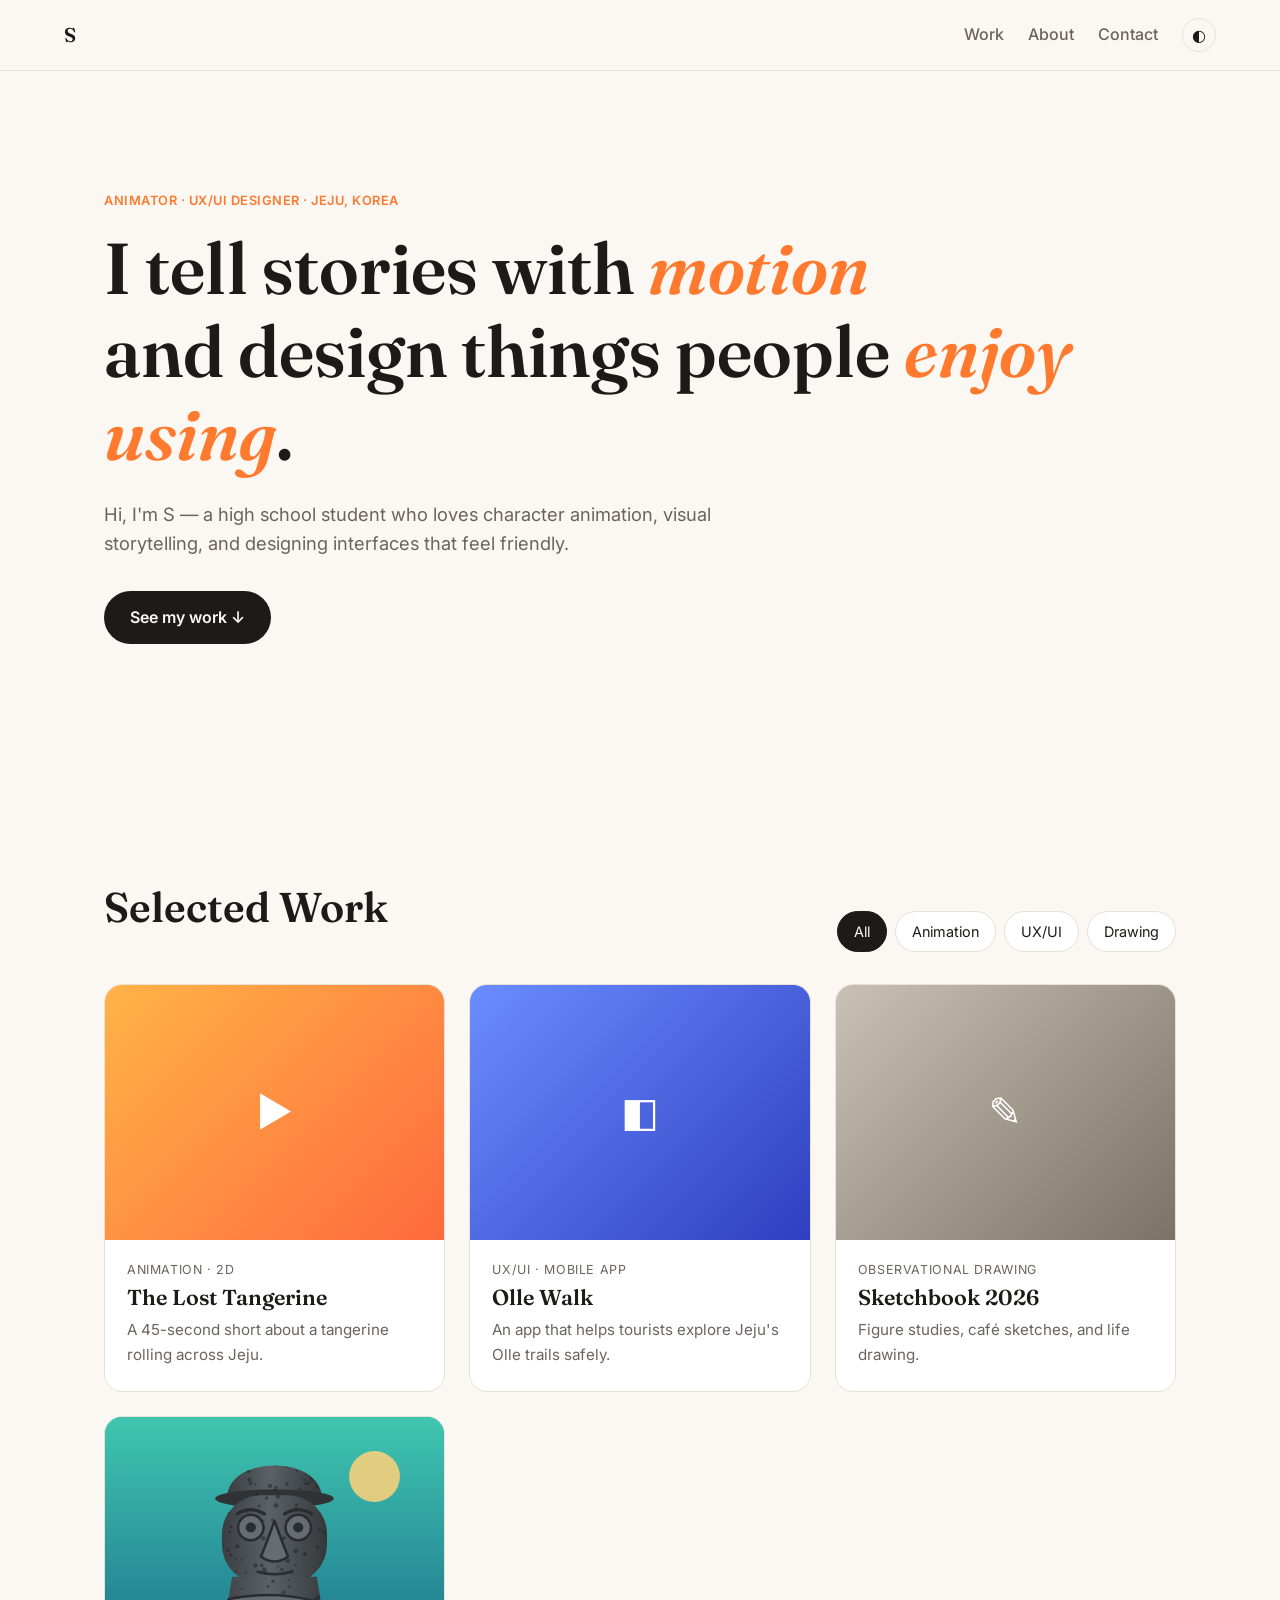
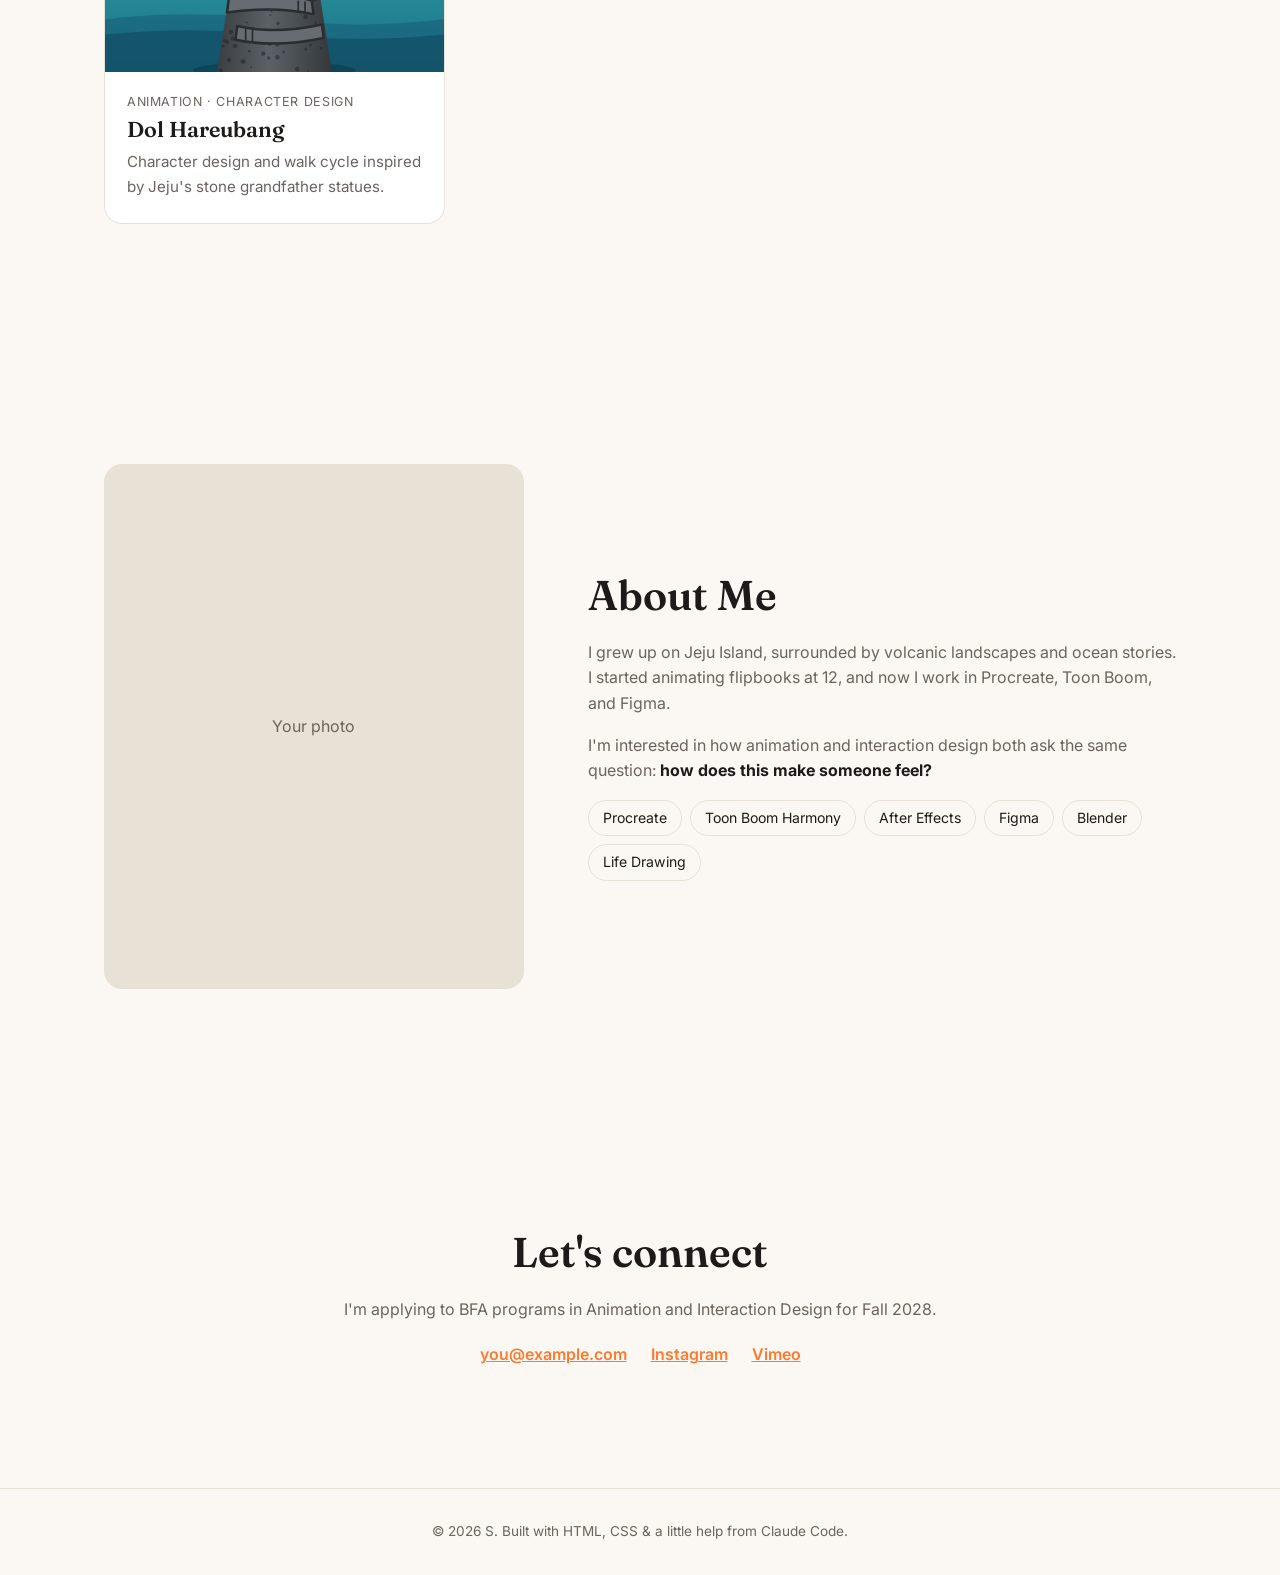
<file: index.html>
<!DOCTYPE html>
<html lang="en">
<head>
  <meta charset="UTF-8">
  <meta name="viewport" content="width=device-width, initial-scale=1.0">
  <title>S — Animation & UX/UI Portfolio</title>
  <meta name="description" content="Portfolio of S, an animator and UX/UI designer.">
  <link rel="preconnect" href="https://fonts.googleapis.com">
  <link rel="preconnect" href="https://fonts.gstatic.com" crossorigin>
  <link href="https://fonts.googleapis.com/css2?family=Fraunces:opsz,wght@9..144,400;9..144,600&family=Inter:wght@400;500;600&display=swap" rel="stylesheet">
  <link rel="stylesheet" href="css/style.css">
</head>
<body>

  <!-- ✏️ 상단 메뉴 -->
  <header class="nav">
    <a href="#top" class="logo">S</a>
    <nav>
      <a href="#work">Work</a>
      <a href="#about">About</a>
      <a href="#contact">Contact</a>
      <button class="theme-toggle" aria-label="Toggle dark mode">◐</button>
    </nav>
  </header>

  <main id="top">

    <!-- ✏️ 첫 화면: 나를 한 문장으로 소개하기 -->
    <section class="hero">
      <p class="eyebrow">Animator · UX/UI Designer · Jeju, Korea</p>
      <h1>I tell stories with <em>motion</em><br>and design things people <em>enjoy using</em>.</h1>
      <p class="lead">
        Hi, I'm S — a high school student who loves character animation,
        visual storytelling, and designing interfaces that feel friendly.
      </p>
      <a href="#work" class="btn">See my work ↓</a>
    </section>

    <!-- ✏️ 작품 목록: 카드를 복사해서 작품을 추가하세요 -->
    <section id="work" class="section">
      <div class="section-head">
        <h2>Selected Work</h2>
        <div class="filters" role="group" aria-label="Filter projects">
          <button class="filter active" data-filter="all">All</button>
          <button class="filter" data-filter="animation">Animation</button>
          <button class="filter" data-filter="uxui">UX/UI</button>
          <button class="filter" data-filter="drawing">Drawing</button>
        </div>
      </div>

      <div class="grid">
        <a class="card" data-category="animation" href="projects/animation-sample.html">
          <div class="thumb thumb-1"><span>▶</span></div>
          <div class="card-body">
            <p class="tag">Animation · 2D</p>
            <h3>The Lost Tangerine</h3>
            <p>A 45-second short about a tangerine rolling across Jeju.</p>
          </div>
        </a>

        <a class="card" data-category="uxui" href="projects/uxui-sample.html">
          <div class="thumb thumb-2"><span>◧</span></div>
          <div class="card-body">
            <p class="tag">UX/UI · Mobile App</p>
            <h3>Olle Walk</h3>
            <p>An app that helps tourists explore Jeju's Olle trails safely.</p>
          </div>
        </a>

        <a class="card" data-category="drawing" href="projects/drawing.html">
          <div class="thumb thumb-3"><span>✎</span></div>
          <div class="card-body">
            <p class="tag">Observational Drawing</p>
            <h3>Sketchbook 2026</h3>
            <p>Figure studies, café sketches, and life drawing.</p>
          </div>
        </a>

        <a class="card" data-category="animation" href="#">
          <div class="thumb thumb-4"><img src="images/dol-hareubang.svg" alt="Illustration of a dol hareubang, the stone grandfather statue of Jeju"></div>
          <div class="card-body">
            <p class="tag">Animation · Character Design</p>
            <h3>Dol Hareubang</h3>
            <p>Character design and walk cycle inspired by Jeju's stone grandfather statues.</p>
          </div>
        </a>
      </div>
    </section>

    <!-- ✏️ 자기소개 -->
    <section id="about" class="section about">
      <div class="about-photo" aria-hidden="true">Your photo</div>
      <div>
        <h2>About Me</h2>
        <p>
          I grew up on Jeju Island, surrounded by volcanic landscapes and ocean stories.
          I started animating flipbooks at 12, and now I work in Procreate, Toon Boom, and Figma.
        </p>
        <p>
          I'm interested in how animation and interaction design both ask the same question:
          <strong>how does this make someone feel?</strong>
        </p>
        <ul class="skills">
          <li>Procreate</li><li>Toon Boom Harmony</li><li>After Effects</li>
          <li>Figma</li><li>Blender</li><li>Life Drawing</li>
        </ul>
      </div>
    </section>

    <!-- ✏️ 연락처 -->
    <section id="contact" class="section contact">
      <h2>Let's connect</h2>
      <p>I'm applying to BFA programs in Animation and Interaction Design for Fall 2028.</p>
      <p class="contact-links">
        <a href="mailto:you@example.com">you@example.com</a>
        <a href="#">Instagram</a>
        <a href="#">Vimeo</a>
      </p>
    </section>
  </main>

  <footer class="footer">© 2026 S. Built with HTML, CSS & a little help from Claude Code.</footer>

  <script src="js/main.js"></script>
</body>
</html>
</file>
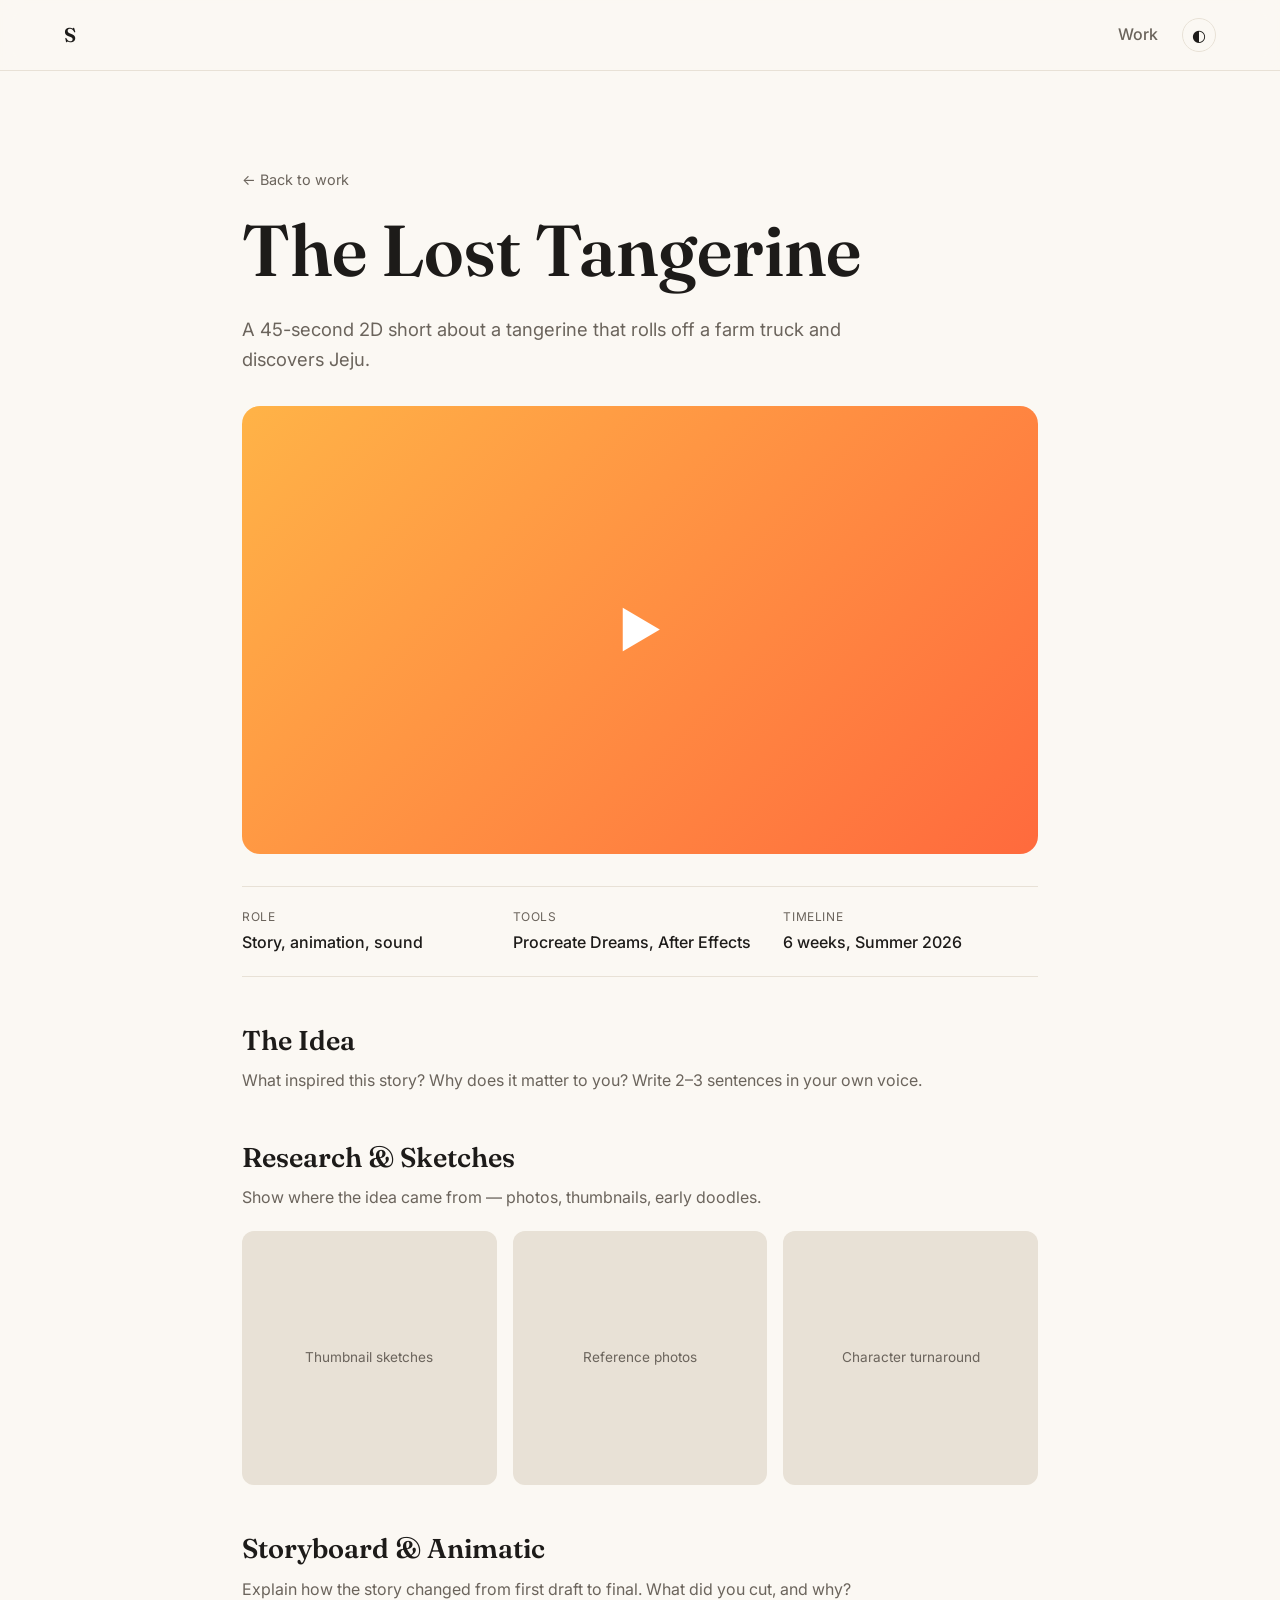
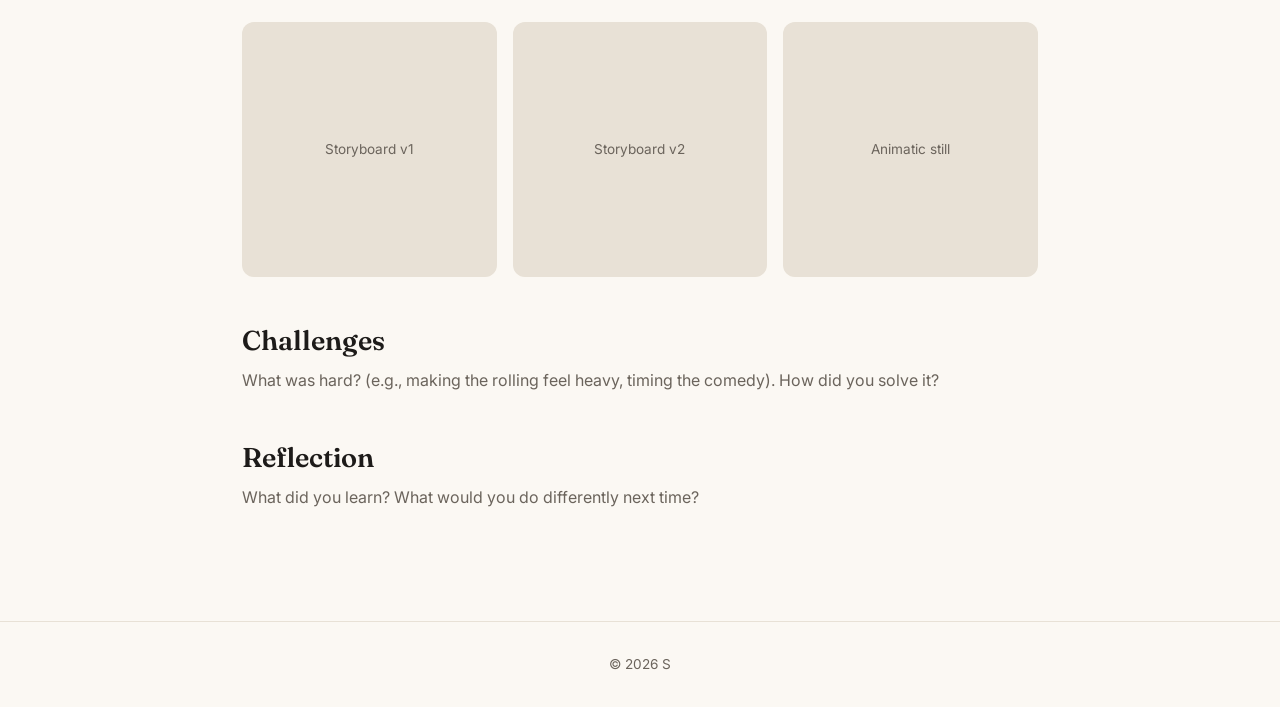
<file: projects/animation-sample.html>
<!DOCTYPE html>
<html lang="en">
<head>
  <meta charset="UTF-8">
  <meta name="viewport" content="width=device-width, initial-scale=1.0">
  <title>The Lost Tangerine — S</title>
  <link rel="preconnect" href="https://fonts.googleapis.com">
  <link rel="preconnect" href="https://fonts.gstatic.com" crossorigin>
  <link href="https://fonts.googleapis.com/css2?family=Fraunces:opsz,wght@9..144,400;9..144,600&family=Inter:wght@400;500;600&display=swap" rel="stylesheet">
  <link rel="stylesheet" href="../css/style.css">
</head>
<body>
  <header class="nav">
    <a href="../index.html" class="logo">S</a>
    <nav>
      <a href="../index.html#work">Work</a>
      <button class="theme-toggle" aria-label="Toggle dark mode">◐</button>
    </nav>
  </header>

  <!-- ✏️ 애니메이션 작품 설명 템플릿: 미대는 "결과물"만큼 "과정"을 중요하게 봐요 -->
  <article class="case">
    <a href="../index.html#work" class="back">← Back to work</a>
    <h1>The Lost Tangerine</h1>
    <p class="lead">A 45-second 2D short about a tangerine that rolls off a farm truck and discovers Jeju.</p>

    <!-- 영상은 Vimeo/YouTube 임베드 코드로 교체하세요 -->
    <div class="case-hero thumb-1">▶</div>

    <dl class="meta">
      <div><dt>Role</dt><dd>Story, animation, sound</dd></div>
      <div><dt>Tools</dt><dd>Procreate Dreams, After Effects</dd></div>
      <div><dt>Timeline</dt><dd>6 weeks, Summer 2026</dd></div>
    </dl>

    <h2>The Idea</h2>
    <p>What inspired this story? Why does it matter to you? Write 2–3 sentences in your own voice.</p>

    <h2>Research & Sketches</h2>
    <p>Show where the idea came from — photos, thumbnails, early doodles.</p>
    <div class="process">
      <div>Thumbnail sketches</div>
      <div>Reference photos</div>
      <div>Character turnaround</div>
    </div>

    <h2>Storyboard & Animatic</h2>
    <p>Explain how the story changed from first draft to final. What did you cut, and why?</p>
    <div class="process">
      <div>Storyboard v1</div>
      <div>Storyboard v2</div>
      <div>Animatic still</div>
    </div>

    <h2>Challenges</h2>
    <p>What was hard? (e.g., making the rolling feel heavy, timing the comedy). How did you solve it?</p>

    <h2>Reflection</h2>
    <p>What did you learn? What would you do differently next time?</p>
  </article>

  <footer class="footer">© 2026 S</footer>
  <script src="../js/main.js"></script>
</body>
</html>
</file>
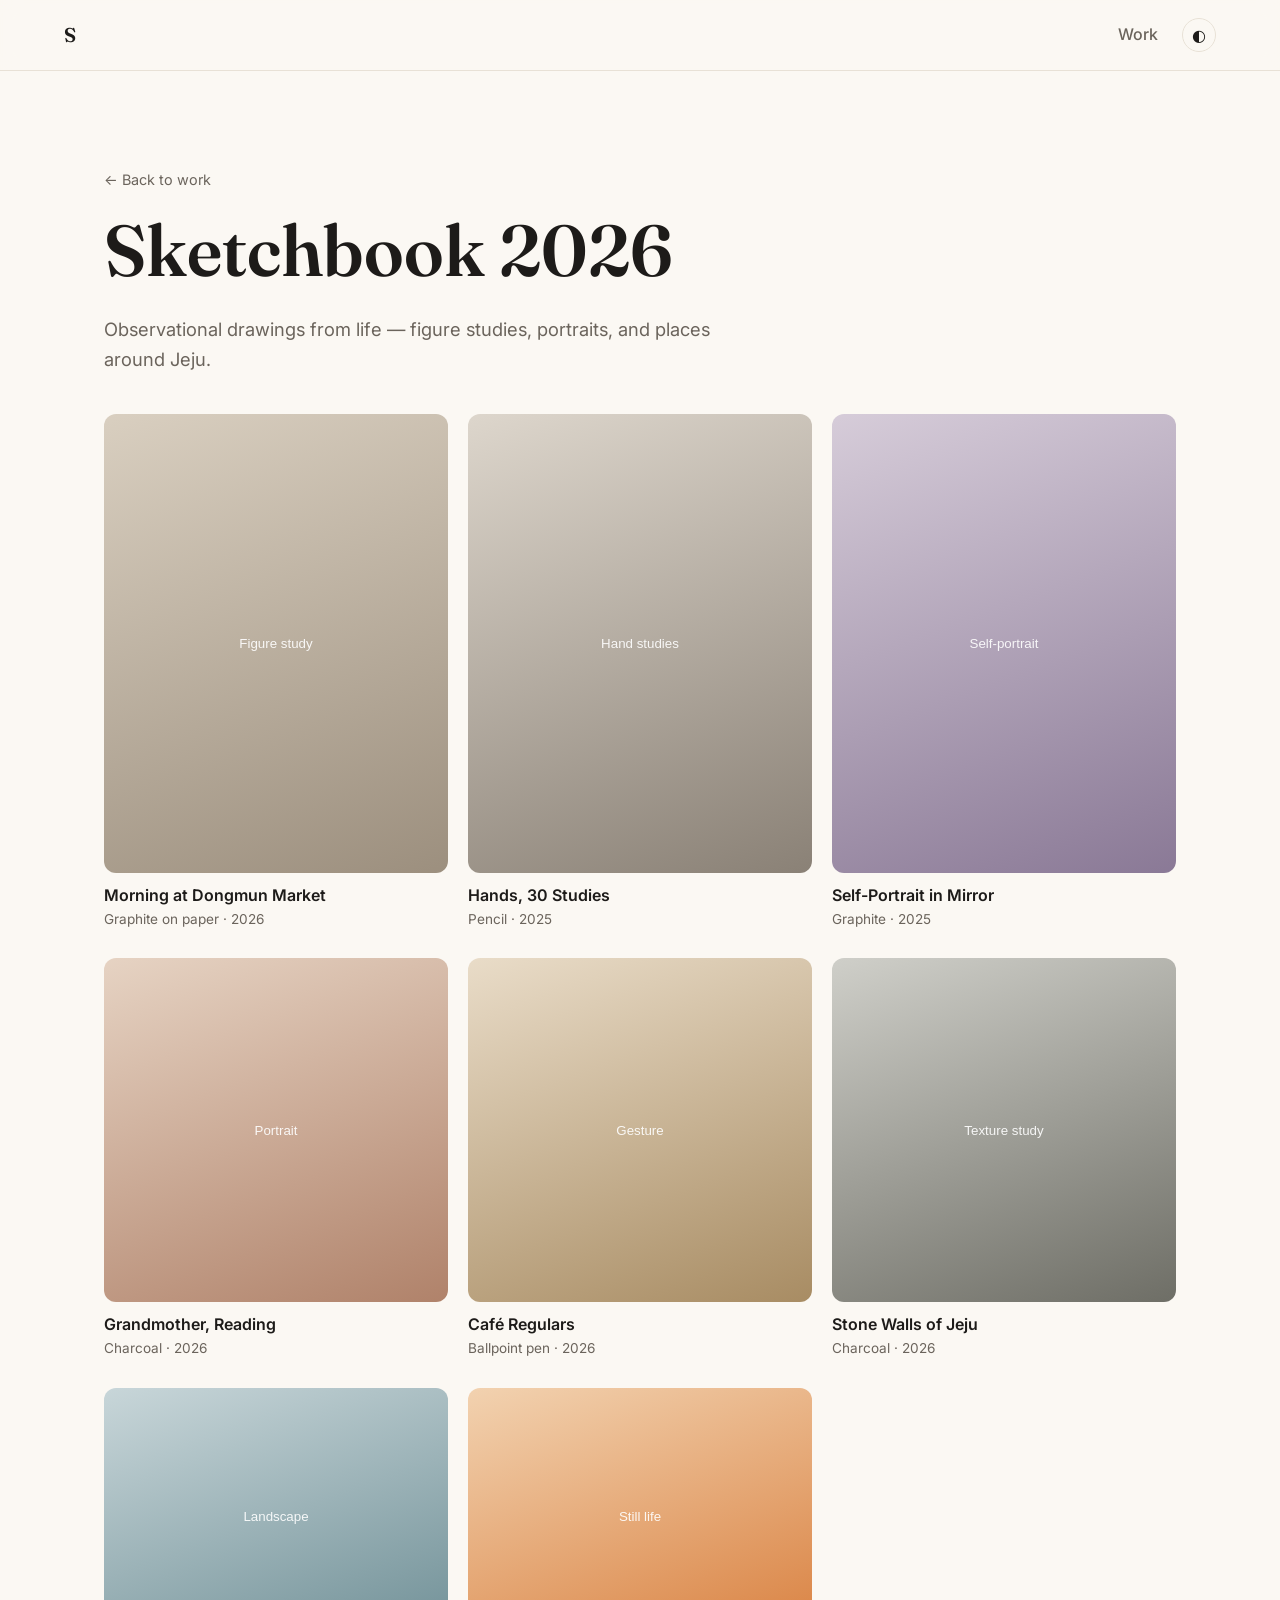
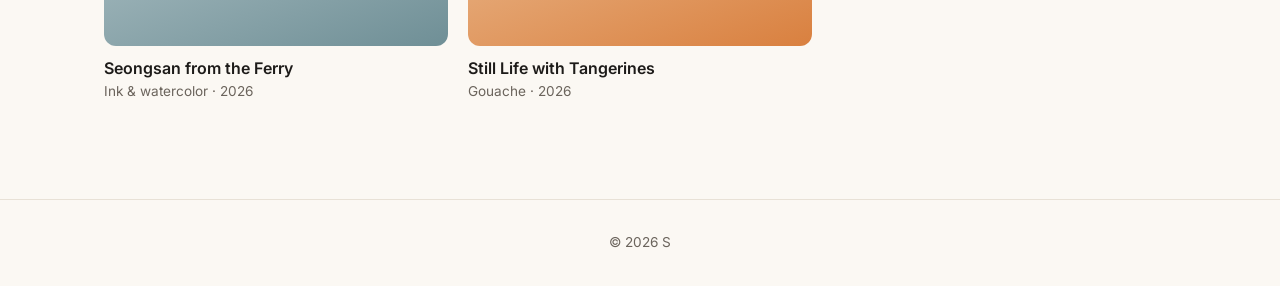
<file: projects/drawing.html>
<!DOCTYPE html>
<html lang="en">
<head>
  <meta charset="UTF-8">
  <meta name="viewport" content="width=device-width, initial-scale=1.0">
  <title>Sketchbook 2026 — S</title>
  <link rel="preconnect" href="https://fonts.googleapis.com">
  <link rel="preconnect" href="https://fonts.gstatic.com" crossorigin>
  <link href="https://fonts.googleapis.com/css2?family=Fraunces:opsz,wght@9..144,400;9..144,600&family=Inter:wght@400;500;600&display=swap" rel="stylesheet">
  <link rel="stylesheet" href="../css/style.css">
</head>
<body>
  <header class="nav">
    <a href="../index.html" class="logo">S</a>
    <nav>
      <a href="../index.html#work">Work</a>
      <button class="theme-toggle" aria-label="Toggle dark mode">◐</button>
    </nav>
  </header>

  <main class="gallery-page">
    <a href="../index.html#work" class="back">← Back to work</a>
    <h1>Sketchbook 2026</h1>
    <p class="lead">Observational drawings from life — figure studies, portraits, and places around Jeju.</p>

    <!--
      ✏️ 그림 추가하는 법
      1. 그림 파일을 images 폴더에 넣기 (예: images/drawing-01.jpg)
      2. 아래 <figure> 하나를 복사해서 붙여넣기
      3. <div class="placeholder ..."> 줄을 지우고 이 줄로 바꾸기:
         <img src="../images/drawing-01.jpg" alt="그림 설명 (영어로)">
      4. 제목(title)과 재료·연도(medium) 바꾸기
    -->
    <div class="gallery">

      <figure class="gallery-item">
        <button class="gallery-open" aria-label="View larger: Morning at Dongmun Market">
          <div class="placeholder tall" style="--c1:#d9cfc0; --c2:#9c8f7e">Figure study</div>
        </button>
        <figcaption>
          <span class="title">Morning at Dongmun Market</span>
          <span class="medium">Graphite on paper · 2026</span>
        </figcaption>
      </figure>

      <figure class="gallery-item">
        <button class="gallery-open" aria-label="View larger: Grandmother, Reading">
          <div class="placeholder square" style="--c1:#e6d3c3; --c2:#b0826a">Portrait</div>
        </button>
        <figcaption>
          <span class="title">Grandmother, Reading</span>
          <span class="medium">Charcoal · 2026</span>
        </figcaption>
      </figure>

      <figure class="gallery-item">
        <button class="gallery-open" aria-label="View larger: Seongsan from the Ferry">
          <div class="placeholder wide" style="--c1:#c8d6d9; --c2:#6f8f96">Landscape</div>
        </button>
        <figcaption>
          <span class="title">Seongsan from the Ferry</span>
          <span class="medium">Ink &amp; watercolor · 2026</span>
        </figcaption>
      </figure>

      <figure class="gallery-item">
        <button class="gallery-open" aria-label="View larger: Hands, 30 Studies">
          <div class="placeholder tall" style="--c1:#ddd6cc; --c2:#8a8176">Hand studies</div>
        </button>
        <figcaption>
          <span class="title">Hands, 30 Studies</span>
          <span class="medium">Pencil · 2025</span>
        </figcaption>
      </figure>

      <figure class="gallery-item">
        <button class="gallery-open" aria-label="View larger: Café Regulars">
          <div class="placeholder square" style="--c1:#e9dcc8; --c2:#a88c63">Gesture</div>
        </button>
        <figcaption>
          <span class="title">Café Regulars</span>
          <span class="medium">Ballpoint pen · 2026</span>
        </figcaption>
      </figure>

      <figure class="gallery-item">
        <button class="gallery-open" aria-label="View larger: Still Life with Tangerines">
          <div class="placeholder wide" style="--c1:#f2d2b0; --c2:#d9803f">Still life</div>
        </button>
        <figcaption>
          <span class="title">Still Life with Tangerines</span>
          <span class="medium">Gouache · 2026</span>
        </figcaption>
      </figure>

      <figure class="gallery-item">
        <button class="gallery-open" aria-label="View larger: Self-Portrait in Mirror">
          <div class="placeholder tall" style="--c1:#d6ccd9; --c2:#8a7996">Self-portrait</div>
        </button>
        <figcaption>
          <span class="title">Self-Portrait in Mirror</span>
          <span class="medium">Graphite · 2025</span>
        </figcaption>
      </figure>

      <figure class="gallery-item">
        <button class="gallery-open" aria-label="View larger: Stone Walls of Jeju">
          <div class="placeholder square" style="--c1:#cfcfc9; --c2:#6e6e66">Texture study</div>
        </button>
        <figcaption>
          <span class="title">Stone Walls of Jeju</span>
          <span class="medium">Charcoal · 2026</span>
        </figcaption>
      </figure>

    </div>
  </main>

  <!-- 크게 보기 창 (자바스크립트가 내용을 채워요) -->
  <div class="lightbox" role="dialog" aria-modal="true" aria-label="Drawing viewer" hidden>
    <button class="lb-close" aria-label="Close">✕</button>
    <button class="lb-prev" aria-label="Previous drawing">‹</button>
    <figure class="lb-content">
      <div class="lb-media"></div>
      <figcaption class="lb-caption"></figcaption>
    </figure>
    <button class="lb-next" aria-label="Next drawing">›</button>
  </div>

  <footer class="footer">© 2026 S</footer>
  <script src="../js/main.js"></script>
</body>
</html>
</file>
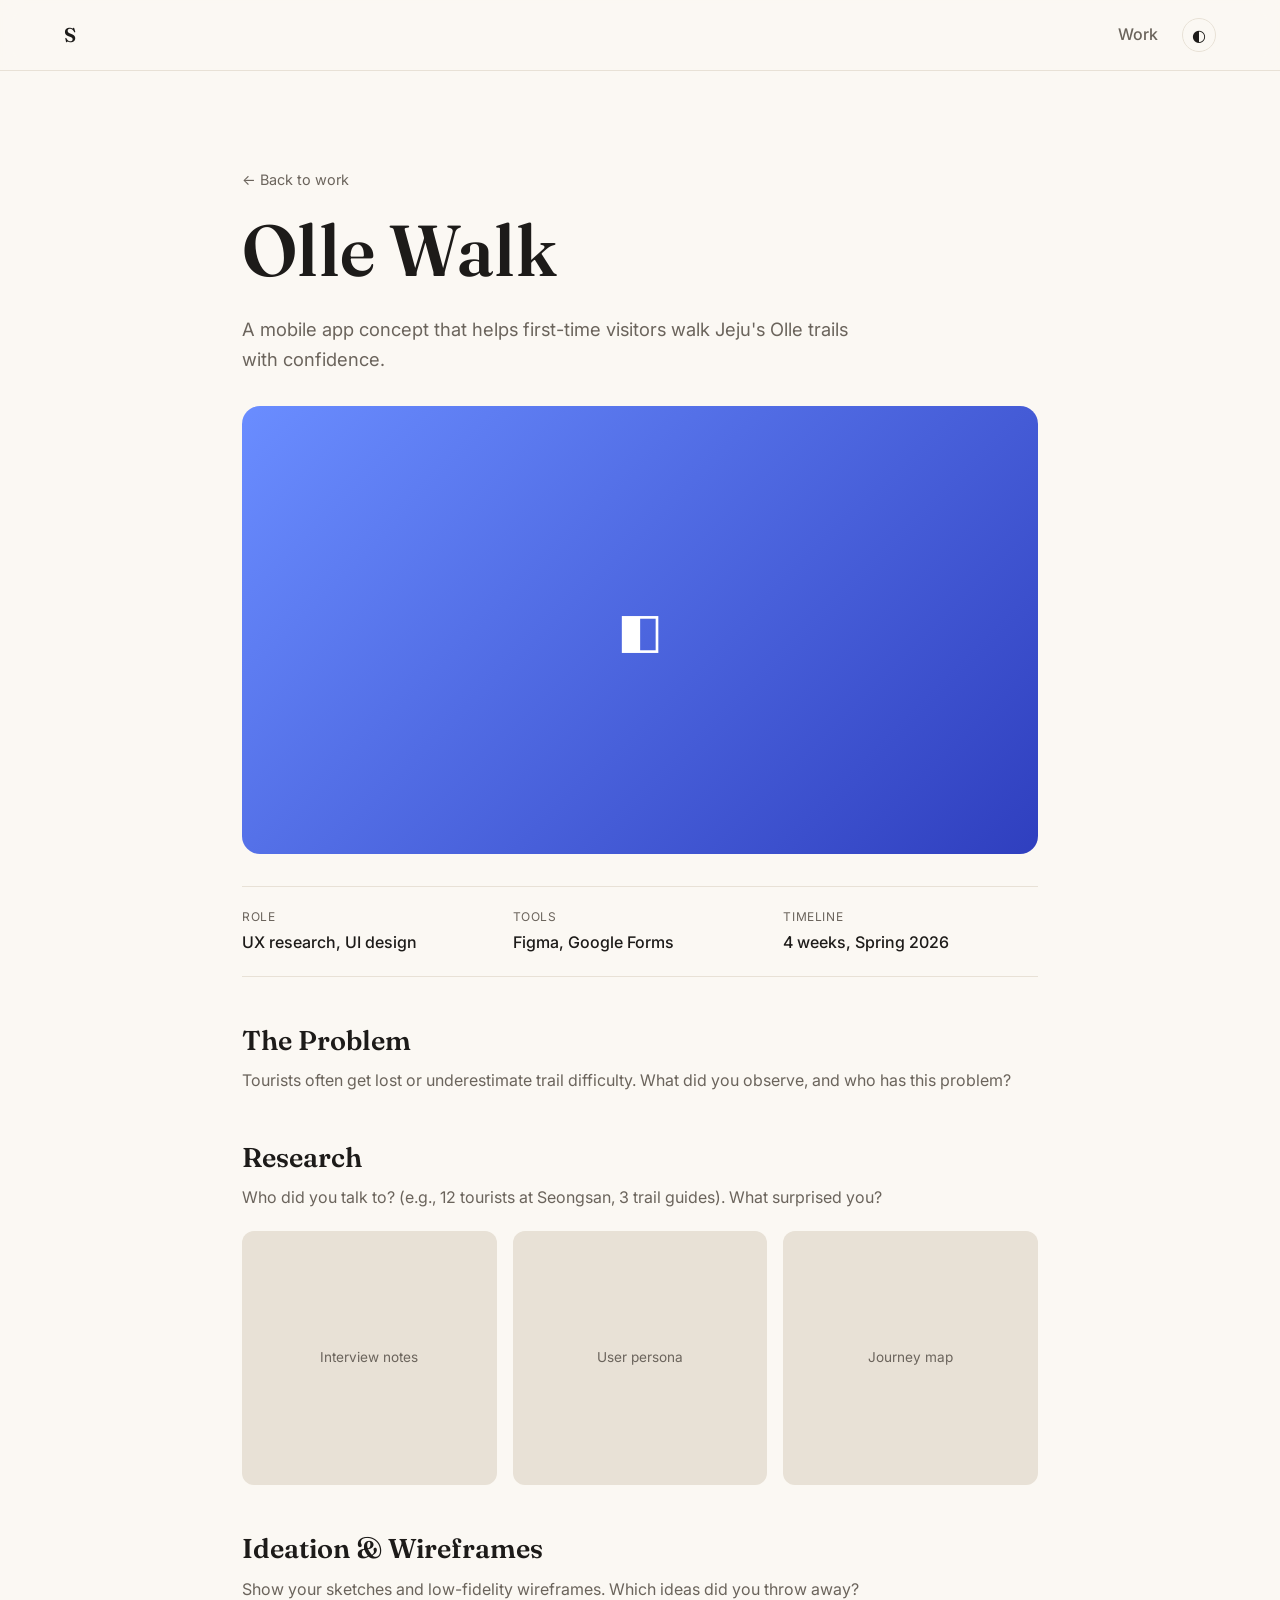
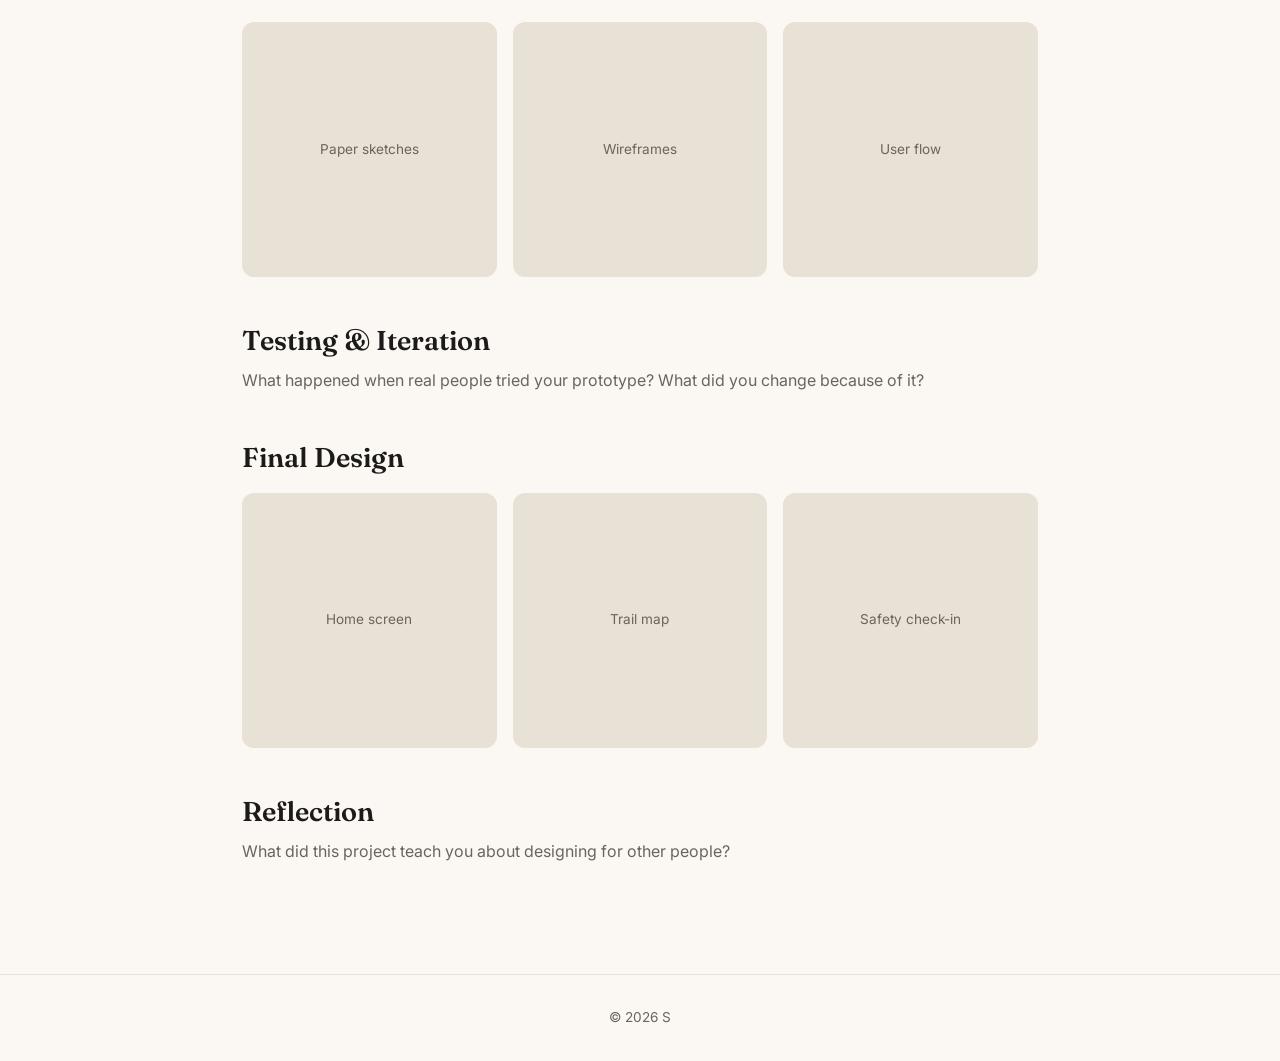
<file: projects/uxui-sample.html>
<!DOCTYPE html>
<html lang="en">
<head>
  <meta charset="UTF-8">
  <meta name="viewport" content="width=device-width, initial-scale=1.0">
  <title>Olle Walk — S</title>
  <link rel="preconnect" href="https://fonts.googleapis.com">
  <link rel="preconnect" href="https://fonts.gstatic.com" crossorigin>
  <link href="https://fonts.googleapis.com/css2?family=Fraunces:opsz,wght@9..144,400;9..144,600&family=Inter:wght@400;500;600&display=swap" rel="stylesheet">
  <link rel="stylesheet" href="../css/style.css">
</head>
<body>
  <header class="nav">
    <a href="../index.html" class="logo">S</a>
    <nav>
      <a href="../index.html#work">Work</a>
      <button class="theme-toggle" aria-label="Toggle dark mode">◐</button>
    </nav>
  </header>

  <!-- ✏️ UX/UI 케이스 스터디 템플릿: 문제 → 조사 → 아이디어 → 테스트 → 결과 -->
  <article class="case">
    <a href="../index.html#work" class="back">← Back to work</a>
    <h1>Olle Walk</h1>
    <p class="lead">A mobile app concept that helps first-time visitors walk Jeju's Olle trails with confidence.</p>

    <div class="case-hero thumb-2">◧</div>

    <dl class="meta">
      <div><dt>Role</dt><dd>UX research, UI design</dd></div>
      <div><dt>Tools</dt><dd>Figma, Google Forms</dd></div>
      <div><dt>Timeline</dt><dd>4 weeks, Spring 2026</dd></div>
    </dl>

    <h2>The Problem</h2>
    <p>Tourists often get lost or underestimate trail difficulty. What did you observe, and who has this problem?</p>

    <h2>Research</h2>
    <p>Who did you talk to? (e.g., 12 tourists at Seongsan, 3 trail guides). What surprised you?</p>
    <div class="process">
      <div>Interview notes</div>
      <div>User persona</div>
      <div>Journey map</div>
    </div>

    <h2>Ideation & Wireframes</h2>
    <p>Show your sketches and low-fidelity wireframes. Which ideas did you throw away?</p>
    <div class="process">
      <div>Paper sketches</div>
      <div>Wireframes</div>
      <div>User flow</div>
    </div>

    <h2>Testing & Iteration</h2>
    <p>What happened when real people tried your prototype? What did you change because of it?</p>

    <h2>Final Design</h2>
    <div class="process">
      <div>Home screen</div>
      <div>Trail map</div>
      <div>Safety check-in</div>
    </div>

    <h2>Reflection</h2>
    <p>What did this project teach you about designing for other people?</p>
  </article>

  <footer class="footer">© 2026 S</footer>
  <script src="../js/main.js"></script>
</body>
</html>
</file>
<file: css/style.css>
/* ✏️ 색상과 글꼴은 여기서 한 번에 바꿀 수 있어요 */
:root {
  --bg: #fbf8f3;
  --surface: #ffffff;
  --text: #1d1b19;
  --muted: #6b645c;
  --accent: #ff7a2f;      /* 제주 감귤 오렌지 */
  --accent-2: #2f6fed;
  --border: #e8e1d6;
  --radius: 18px;
  --font-display: "Fraunces", Georgia, serif;
  --font-body: "Inter", system-ui, sans-serif;
}

[data-theme="dark"] {
  --bg: #141311;
  --surface: #1e1c1a;
  --text: #f3eee7;
  --muted: #a39b91;
  --border: #33302c;
}

* { box-sizing: border-box; margin: 0; }

html { scroll-behavior: smooth; }

body {
  background: var(--bg);
  color: var(--text);
  font-family: var(--font-body);
  line-height: 1.6;
  transition: background .3s, color .3s;
}

a { color: inherit; }

/* ---------- Navigation ---------- */
.nav {
  position: sticky; top: 0; z-index: 10;
  display: flex; justify-content: space-between; align-items: center;
  padding: 18px clamp(16px, 5vw, 64px);
  background: color-mix(in srgb, var(--bg) 85%, transparent);
  backdrop-filter: blur(10px);
  border-bottom: 1px solid var(--border);
}
.logo { font-family: var(--font-display); font-weight: 600; font-size: 1.25rem; text-decoration: none; }
.nav nav { display: flex; gap: 24px; align-items: center; }
.nav nav a { text-decoration: none; color: var(--muted); font-weight: 500; }
.nav nav a:hover { color: var(--text); }
.theme-toggle {
  background: none; border: 1px solid var(--border); color: var(--text);
  border-radius: 50%; width: 34px; height: 34px; cursor: pointer; font-size: 1rem;
}

/* ---------- Layout ---------- */
.hero, .section { padding: clamp(56px, 10vw, 120px) clamp(16px, 5vw, 64px); max-width: 1200px; margin: 0 auto; }

.eyebrow { color: var(--accent); font-weight: 600; letter-spacing: .04em; text-transform: uppercase; font-size: .8rem; }
h1, h2, h3 { font-family: var(--font-display); font-weight: 600; line-height: 1.15; }
h1 { font-size: clamp(2.2rem, 6vw, 4.5rem); margin: 16px 0 24px; }
h1 em { color: var(--accent); font-style: italic; }
h2 { font-size: clamp(1.8rem, 4vw, 2.6rem); margin-bottom: 20px; }
.lead { font-size: 1.15rem; color: var(--muted); max-width: 620px; margin-bottom: 32px; }

.btn {
  display: inline-block; padding: 14px 26px; border-radius: 999px;
  background: var(--text); color: var(--bg); text-decoration: none; font-weight: 600;
  transition: transform .2s;
}
.btn:hover { transform: translateY(-2px); }

/* ---------- Work grid ---------- */
.section-head { display: flex; justify-content: space-between; align-items: end; flex-wrap: wrap; gap: 16px; margin-bottom: 32px; }
.filters { display: flex; gap: 8px; flex-wrap: wrap; }
.filter {
  padding: 8px 16px; border-radius: 999px; border: 1px solid var(--border);
  background: var(--surface); color: var(--text); cursor: pointer; font: inherit; font-size: .9rem;
}
.filter.active { background: var(--text); color: var(--bg); border-color: var(--text); }

.grid { display: grid; grid-template-columns: repeat(auto-fill, minmax(280px, 1fr)); gap: 24px; }

.card {
  background: var(--surface); border: 1px solid var(--border); border-radius: var(--radius);
  overflow: hidden; text-decoration: none;
  transition: transform .3s, box-shadow .3s, opacity .3s;
}
.card:hover { transform: translateY(-6px); box-shadow: 0 18px 40px rgba(0,0,0,.08); }
.card.hidden { display: none; }

/* 썸네일: 나중에 <img>로 바꾸면 됩니다 */
.thumb { aspect-ratio: 4 / 3; display: grid; place-items: center; font-size: 2.5rem; color: #fff; }
.thumb img { width: 100%; height: 100%; object-fit: cover; }
.thumb-1 { background: linear-gradient(135deg, #ffb347, #ff6a3d); }
.thumb-2 { background: linear-gradient(135deg, #6a8dff, #2f3fbf); }
.thumb-3 { background: linear-gradient(135deg, #c9c1b4, #7c7367); }
.thumb-4 { background: linear-gradient(135deg, #3fc6b0, #1b6f8a); }

.card-body { padding: 20px 22px 24px; }
.tag { font-size: .78rem; color: var(--muted); text-transform: uppercase; letter-spacing: .05em; }
.card-body h3 { font-size: 1.35rem; margin: 6px 0 8px; }
.card-body p:last-child { color: var(--muted); font-size: .95rem; }

/* ---------- About ---------- */
.about { display: grid; grid-template-columns: 1fr 1.4fr; gap: clamp(24px, 5vw, 64px); align-items: center; }
.about-photo {
  aspect-ratio: 4 / 5; border-radius: var(--radius); background: var(--border);
  display: grid; place-items: center; color: var(--muted);
}
.about p { margin-bottom: 16px; color: var(--muted); }
.about strong { color: var(--text); }
.skills { list-style: none; padding: 0; display: flex; flex-wrap: wrap; gap: 8px; margin-top: 8px; }
.skills li { padding: 6px 14px; border: 1px solid var(--border); border-radius: 999px; font-size: .88rem; }

/* ---------- Contact / Footer ---------- */
.contact { text-align: center; }
.contact p { color: var(--muted); }
.contact-links { display: flex; justify-content: center; gap: 24px; flex-wrap: wrap; margin-top: 20px; font-weight: 600; }
.contact-links a { color: var(--accent); }
.footer { text-align: center; padding: 32px 16px; color: var(--muted); font-size: .85rem; border-top: 1px solid var(--border); }

/* ---------- Case study pages ---------- */
.case { max-width: 860px; margin: 0 auto; padding: clamp(40px, 8vw, 96px) clamp(16px, 5vw, 32px); }
.case .back { color: var(--muted); text-decoration: none; font-size: .9rem; }
.case-hero { aspect-ratio: 16 / 9; border-radius: var(--radius); margin: 32px 0; display: grid; place-items: center; font-size: 3rem; color: #fff; }
.meta { display: grid; grid-template-columns: repeat(auto-fit, minmax(160px, 1fr)); gap: 16px; padding: 20px 0; border-block: 1px solid var(--border); margin-bottom: 40px; }
.meta dt { font-size: .75rem; text-transform: uppercase; color: var(--muted); letter-spacing: .05em; }
.meta dd { margin: 4px 0 0; font-weight: 500; }
.case h2 { font-size: 1.7rem; margin: 48px 0 12px; }
.case p { color: var(--muted); margin-bottom: 14px; }
.process { display: grid; grid-template-columns: repeat(auto-fit, minmax(180px, 1fr)); gap: 16px; margin: 20px 0; }
.process div { aspect-ratio: 1; border-radius: 12px; background: var(--border); display: grid; place-items: center; color: var(--muted); font-size: .85rem; text-align: center; padding: 8px; }

/* ---------- Scroll reveal ---------- */
.reveal { opacity: 0; transform: translateY(24px); transition: opacity .7s ease, transform .7s ease; }
.reveal.visible { opacity: 1; transform: none; }

@media (prefers-reduced-motion: reduce) {
  .reveal { opacity: 1; transform: none; transition: none; }
}

/* ---------- Mobile ---------- */
@media (max-width: 720px) {
  .nav nav { gap: 14px; }
  .about { grid-template-columns: 1fr; }
}

/* ---------- Drawing gallery ---------- */
.gallery-page { max-width: 1200px; margin: 0 auto; padding: clamp(40px, 8vw, 96px) clamp(16px, 5vw, 64px); }
.gallery-page .back { color: var(--muted); text-decoration: none; font-size: .9rem; }

/* 벽돌처럼 쌓이는 레이아웃 (그림 비율이 달라도 빈틈없이) */
.gallery { columns: 3 260px; column-gap: 20px; margin-top: 40px; }
.gallery-item { break-inside: avoid; margin: 0 0 28px; }

.gallery-open {
  display: block; width: 100%; padding: 0; border: 0; background: none;
  cursor: zoom-in; border-radius: 12px; overflow: hidden;
}
.gallery-open img { display: block; }
.gallery-open img, .gallery-open .placeholder { width: 100%; transition: transform .4s ease; }
.gallery-open:hover img, .gallery-open:hover .placeholder { transform: scale(1.03); }
.gallery-open:focus-visible { outline: 3px solid var(--accent); outline-offset: 3px; }

/* 이미지 넣기 전 임시 칸 */
.placeholder {
  display: grid; place-items: center; color: rgba(255,255,255,.9); font-weight: 500;
  background: linear-gradient(160deg, var(--c1), var(--c2));
}
.placeholder.tall { aspect-ratio: 3 / 4; }
.placeholder.square { aspect-ratio: 1; }
.placeholder.wide { aspect-ratio: 4 / 3; }

.gallery-item figcaption { padding-top: 10px; display: flex; flex-direction: column; }
.gallery-item .title { font-weight: 600; }
.gallery-item .medium { color: var(--muted); font-size: .85rem; }

/* ---------- Lightbox ---------- */
.lightbox {
  position: fixed; inset: 0; z-index: 100;
  display: grid; grid-template-columns: 64px 1fr 64px; align-items: center;
  background: rgba(15, 14, 12, .92); padding: 24px 8px;
}
.lightbox[hidden] { display: none; }
.lb-content { margin: 0; display: flex; flex-direction: column; align-items: center; gap: 14px; max-height: 100%; }
.lb-media { width: min(100%, 900px); display: flex; justify-content: center; }
.lb-media img { max-width: 100%; max-height: 80vh; object-fit: contain; border-radius: 8px; }
.lb-media .placeholder { width: min(100%, 70vh); border-radius: 8px; font-size: 1.2rem; }
.lb-caption { color: #f3eee7; text-align: center; }
.lb-caption .medium { color: #a39b91; display: block; font-size: .9rem; }
.lightbox button {
  background: none; border: 0; color: #fff; cursor: pointer; font-size: 2.4rem; line-height: 1;
  width: 56px; height: 56px; border-radius: 50%;
}
.lightbox button:hover, .lightbox button:focus-visible { background: rgba(255,255,255,.12); outline: none; }
.lb-close { position: absolute; top: 16px; right: 16px; font-size: 1.6rem !important; }

@media (max-width: 720px) {
  .lightbox { grid-template-columns: 44px 1fr 44px; padding: 16px 0; }
  .lightbox button { width: 44px; height: 44px; font-size: 2rem; }
}
</file>
